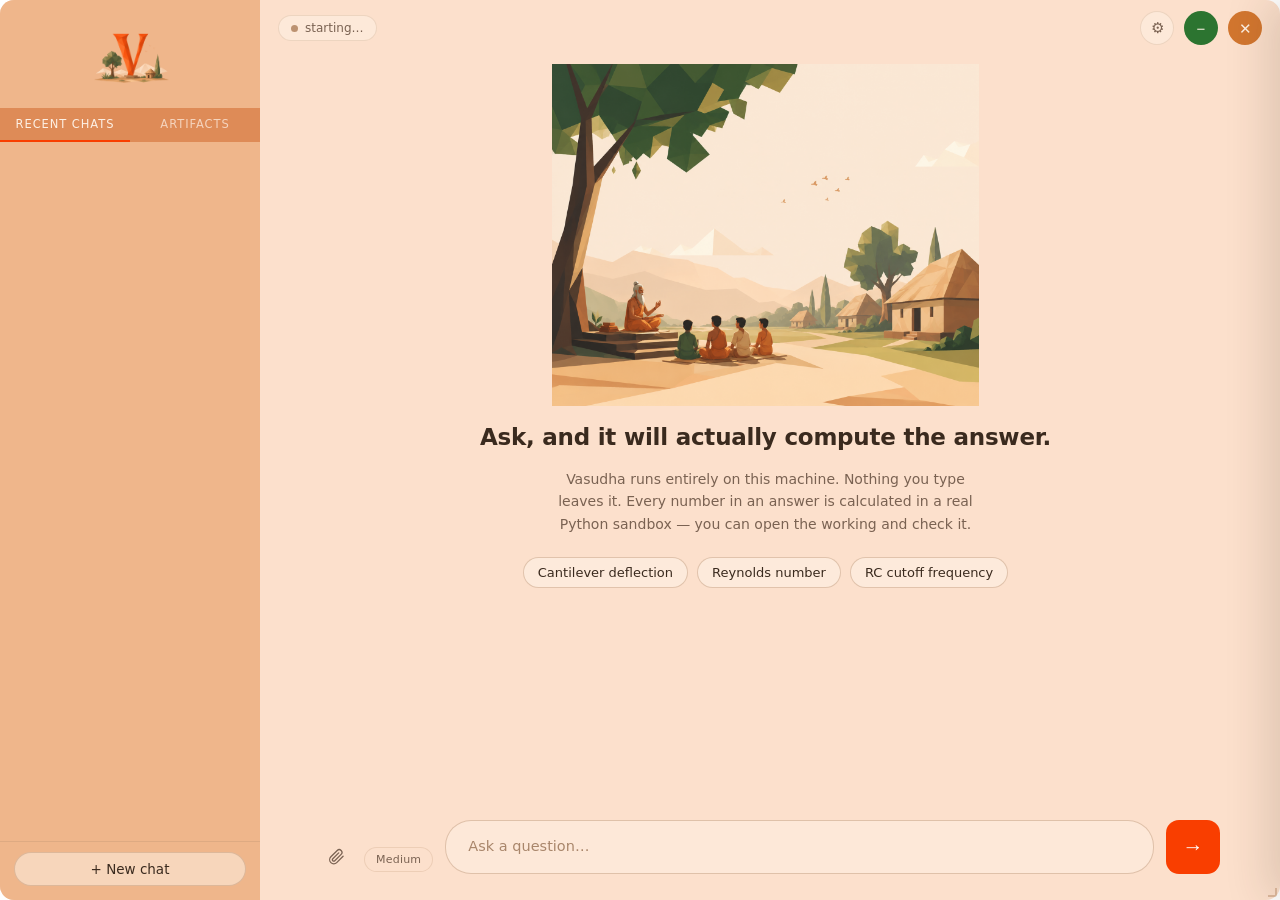
<file: app/ui/index.html>
<!DOCTYPE html>
<html lang="en">
<head>
<meta charset="utf-8">
<title>Vasudha</title>
<link rel="stylesheet" href="styles.css">
</head>
<body>

<div id="shell">

  <aside id="sidebar">
    <div id="brand" class="pywebview-drag-region">
      <!-- assets/monogram.png; the span shows if the file is absent so a
           missing asset degrades to a plain wordmark instead of a broken icon -->
      <img id="brand-img" src="assets/monogram.png" alt="Vasudha"
           onerror="this.style.display='none';document.getElementById('brand-fallback').style.display='block'">
      <span id="brand-fallback" class="fallback" style="display:none">V</span>
    </div>

    <div class="rail-tabs">
      <button class="rail-tab active" data-rail="chats">RECENT CHATS</button>
      <button class="rail-tab" data-rail="artifacts">ARTIFACTS</button>
    </div>
    <div id="chat-list"></div>
    <div id="artifact-list" hidden></div>

    <div id="sidebar-foot">
      <button id="new-chat">+ New chat</button>
    </div>
  </aside>

  <main id="main">

    <div id="titlebar">
      <div id="backend-badge" title="Which engine is answering, and how fast">
        <span class="dot"></span><span id="backend-text">starting…</span>
      </div>
      <button id="settings-btn" title="Settings">&#9881;</button>
      <button class="win-btn" id="btn-min" title="Minimise">&#8722;</button>
      <button class="win-btn" id="btn-close" title="Close">&#10005;</button>
    </div>

    <div id="thread">
      <div id="thread-inner">

        <div id="empty">
          <img src="assets/splash.png" alt=""
               onerror="this.style.display='none'">
          <h1>Ask, and it will actually compute the answer.</h1>
          <p>
            Vasudha runs entirely on this machine. Nothing you type leaves it.
            Every number in an answer is calculated in a real Python sandbox —
            you can open the working and check it.
          </p>
          <div class="chips">
            <button class="chip" data-q="A steel cantilever beam is 2 m long, 50 mm wide and 100 mm deep, with a 5 kN point load at the free end. E = 200 GPa. What is the maximum tip deflection in mm?">Cantilever deflection</button>
            <button class="chip" data-q="Water at 998 kg/m^3 and 1.002e-3 Pa*s flows at 2 m/s through a 25 mm pipe. Compute the Reynolds number and say whether the flow is turbulent.">Reynolds number</button>
            <button class="chip" data-q="An RC low-pass filter uses R = 4.7 kOhm and C = 100 nF. What is the -3 dB cutoff frequency?">RC cutoff frequency</button>
          </div>
        </div>

      </div>
    </div>

    <div id="composer">
      <!-- Attached files sit above the box, not inside the message: the model
           is given a description of each, never its contents. -->
      <div id="attachments"></div>
      <div id="composer-inner">
        <button id="attach" title="Attach a file for the model to work on" aria-label="Attach a file">
          <svg viewBox="0 0 24 24" width="18" height="18" fill="none"
               stroke="currentColor" stroke-width="1.7"
               stroke-linecap="round" stroke-linejoin="round" aria-hidden="true">
            <path d="M21.44 11.05l-8.49 8.49a5.5 5.5 0 01-7.78-7.78l8.49-8.49a3.67 3.67 0 015.19 5.19l-8.5 8.49a1.83 1.83 0 01-2.59-2.59l7.85-7.84"/>
          </svg>
        </button>
        <!-- Effort collapses to one chip and expands on click. Laid out inline
             with the composer rather than above it: as a permanent row it took
             a line of vertical space and crowded the text box. -->
        <div id="effort-wrap">
          <button id="effort-toggle" aria-expanded="false" title="How hard to try">
            <span id="effort-current">Medium</span>
          </button>
          <div id="effort" role="radiogroup" aria-label="Effort"></div>
        </div>
        <textarea id="input" rows="1" placeholder="Ask a question…"></textarea>
        <button id="send" title="Send (Enter)">&#8594;</button>
      </div>
    </div>

    <div id="firstrun">
      <img src="assets/splash.png" alt="" onerror="this.style.display='none'">
      <h2 id="fr-title">Set up Vasudha</h2>
      <p id="fr-body">
        Vasudha needs its model file once. It is about 2.3&nbsp;GB and is stored
        on this machine — after this, the app works with no internet at all.
      </p>
      <div class="progress-track"><div class="progress-fill" id="dl-bar"></div></div>
      <div id="dl-detail"></div>
      <!-- Errors here, not in the chat: the chat is behind this overlay, so a
           failure written there is invisible and looks like a dead button. -->
      <div id="dl-error"></div>
      <div style="display:flex;gap:12px;align-items:center">
        <button class="btn-primary" id="dl-start">Download model</button>
        <button class="btn-ghost" id="dl-locate">I already have the file</button>
      </div>
    </div>

  </main>

  <!-- Preview canvas. Hidden until document_tool produces something, so the
       chat keeps the full width until there is a deliverable to show. -->
  <section id="canvas" aria-hidden="true">
    <!-- Browser chrome, because what sits below is a rendered page. The dots
         and the address strip are what make a preview read as a document you
         are looking at rather than as more chat. The address strip is not
         editable: it reports where this came from, and a bar that looks typeable
         but is not would be a worse lie than no bar at all. -->
    <div id="canvas-head">
      <span class="canvas-dots" aria-hidden="true"><i></i><i></i><i></i></span>
      <span id="canvas-address">
        <span id="canvas-kind">DOC</span>
        <span id="canvas-title">Document</span>
      </span>
      <button class="canvas-btn" id="canvas-toggle" title="Switch between preview and source">Source</button>
      <button class="canvas-btn" id="canvas-save" title="Save a copy">Save</button>
      <button class="canvas-btn" id="canvas-close" title="Close preview">&#10005;</button>
    </div>
    <div id="canvas-warning">
      <span>&#9888;</span>
      <span><strong>Unverified.</strong> No source page was opened for this — the figures
      come from the model's recall, not a checked source. Treat them as a draft.</span>
    </div>
    <div id="canvas-body">
      <div id="canvas-render"></div>
      <pre id="canvas-source"><code></code></pre>
    </div>
  </section>
</div>

<!-- Frameless windows have no OS resize border; these drive it via the bridge. -->
<div class="rz rz-n"  data-edge="n"></div>
<div class="rz rz-s"  data-edge="s"></div>
<div class="rz rz-w"  data-edge="w"></div>
<div class="rz rz-e"  data-edge="e"></div>
<div class="rz rz-nw" data-edge="nw"></div>
<div class="rz rz-ne" data-edge="ne"></div>
<div class="rz rz-sw" data-edge="sw"></div>
<div class="rz rz-se" data-edge="se"></div>

<div id="scrim"></div>

<aside id="settings" aria-hidden="true">
  <div id="settings-head">
    <h2>Settings</h2>
    <button id="settings-close" title="Close">&#10005;</button>
  </div>

  <div id="settings-body">

    <div class="set-group">
      <h3>Personality</h3>
      <div class="set-row">
        <span class="set-label">
          <span class="name">How Vasudha talks</span>
          <span class="hint">Changes tone and detail only. Every persona still computes
          numbers with Python and shows the working.</span>
        </span>
        <select id="s-persona"></select>
      </div>
      <div class="set-row stack">
        <span class="set-label">
          <span class="name">Write your own</span>
          <span class="hint">Personas are plain JSON files. Edit one, or add a new file,
          then restart Vasudha — it will appear here and in the first-run picker.</span>
        </span>
        <div style="display:flex;gap:8px;margin-top:10px">
          <button class="btn-ghost" id="s-open-personas">Open personas folder</button>
        </div>
      </div>
    </div>

    <div class="set-group">
      <h3>Engine</h3>

      <div class="set-row">
        <span class="set-label">
          <span class="name">Backend</span>
          <span class="hint">Ollama uses your graphics card and is much faster. Built-in needs no install but runs on the CPU.</span>
        </span>
        <select id="s-backend">
          <option value="auto">Automatic</option>
          <option value="ollama">Ollama</option>
          <option value="builtin">Built-in</option>
        </select>
      </div>

      <div class="set-row stack">
        <span class="set-label">
          <span class="name">Model file</span>
          <span class="hint">A .gguf on this machine, used by the built-in backend.</span>
        </span>
        <input type="text" id="s-model-path" placeholder="(none selected)" spellcheck="false">
        <div style="display:flex;gap:8px;margin-top:8px">
          <button class="btn-ghost" id="s-browse">Choose file…</button>
        </div>
      </div>

      <div class="set-row stack">
        <span class="set-label">
          <span class="name">Ollama address</span>
          <span class="hint">Only change this if Ollama runs on another port or machine.</span>
        </span>
        <input type="text" id="s-ollama-url" spellcheck="false">
      </div>
    </div>

    <div class="set-group">
      <h3>Answers</h3>

      <div class="set-row">
        <span class="set-label">
          <span class="name">Temperature</span>
          <span class="hint">Lower is steadier and more repeatable. 0 gives the same answer every time.</span>
        </span>
        <input type="range" id="s-temperature" min="0" max="1.5" step="0.05">
        <span class="set-val" id="s-temperature-val">0.6</span>
      </div>

      <div class="set-row">
        <span class="set-label">
          <span class="name">Top-p</span>
          <span class="hint">How much of the probability mass to sample from.</span>
        </span>
        <input type="range" id="s-top-p" min="0.1" max="1" step="0.05">
        <span class="set-val" id="s-top-p-val">0.9</span>
      </div>

      <div class="set-row">
        <span class="set-label">
          <span class="name">Reply length limit</span>
          <span class="hint">Tokens per reply. Below about 1500 the model can be cut off mid tool call, which fails the whole answer.</span>
        </span>
        <input type="number" id="s-num-predict" min="256" max="16384" step="256">
      </div>

      <div class="set-row">
        <span class="set-label">
          <span class="name">Context window</span>
          <span class="hint">How much conversation the model keeps in view. Larger uses more memory.</span>
        </span>
        <input type="number" id="s-num-ctx" min="2048" max="131072" step="2048">
      </div>
    </div>

    <div class="set-group">
      <h3>Tools</h3>

      <div class="set-row">
        <span class="set-label">
          <span class="name">Code timeout</span>
          <span class="hint">Seconds a single Python run may take before it is stopped.</span>
        </span>
        <input type="number" id="s-tool-timeout" min="1" max="120" step="1">
      </div>

      <div class="set-row">
        <span class="set-label">
          <span class="name">Tool calls per answer</span>
          <span class="hint">Upper limit before Vasudha stops and reports what it has.</span>
        </span>
        <input type="number" id="s-max-iterations" min="1" max="32" step="1">
      </div>

      <div class="set-note">
        Python always runs for numeric questions. On this model, answering
        without it scored 0 out of 6 on the built-in check; with it, 4 out of 6.
        That is why there is no switch to turn it off.
      </div>
    </div>

    <div class="set-group">
      <h3>Interface</h3>

      <div class="set-row">
        <span class="set-label">
          <span class="name">Show working by default</span>
          <span class="hint">Expand the code and output cards without clicking.</span>
        </span>
        <label class="switch"><input type="checkbox" id="s-open-tool-cards"><span class="track"></span><span class="thumb"></span></label>
      </div>

      <div class="set-row">
        <span class="set-label">
          <span class="name">Show reasoning by default</span>
          <span class="hint">Expand the model's internal notes on every reply.</span>
        </span>
        <label class="switch"><input type="checkbox" id="s-show-reasoning"><span class="track"></span><span class="thumb"></span></label>
      </div>

      <div class="set-row">
        <span class="set-label">
          <span class="name">Enter sends</span>
          <span class="hint">Off means Enter adds a line and Ctrl+Enter sends.</span>
        </span>
        <label class="switch"><input type="checkbox" id="s-send-on-enter"><span class="track"></span><span class="thumb"></span></label>
      </div>

      <div class="set-row">
        <span class="set-label">
          <span class="name">Reduce motion</span>
          <span class="hint">Turn off transitions and entry animations.</span>
        </span>
        <label class="switch"><input type="checkbox" id="s-reduce-motion"><span class="track"></span><span class="thumb"></span></label>
      </div>
    </div>

    <div class="set-group">
      <h3>Data</h3>
      <div class="set-row stack">
        <span class="set-label">
          <span class="name">Stored on this machine</span>
          <span class="hint" id="s-data-path">…</span>
        </span>
        <div style="display:flex;gap:8px;margin-top:10px">
          <button class="btn-ghost" id="s-open-folder">Open folder</button>
          <button class="btn-ghost" id="s-clear-history">Delete all chats</button>
        </div>
      </div>
    </div>

  </div>

  <div id="settings-foot">
    <span id="settings-status">Saved</span>
    <button class="btn-ghost" id="s-reset">Reset</button>
    <button class="btn-primary" id="s-save">Save</button>
  </div>
</aside>

<!-- First-run persona picker. Full screen because it is a real choice, not a
     dialog to dismiss — and because it is the first thing anyone sees. -->
<div id="onboard" aria-hidden="true">
  <div id="onboard-inner">
    <img id="onboard-mark" src="assets/monogram.png" alt=""
         onerror="this.style.display='none'">
    <h1>Choose how Vasudha talks to you</h1>
    <p class="onboard-sub">
      This changes its voice, not its accuracy. Every persona still computes
      numbers in a real sandbox and shows you the working. You can change this
      any time in Settings.
    </p>
    <div id="persona-grid"></div>
    <div id="onboard-foot">
      <span id="onboard-hint">Pick one to continue</span>
      <button class="btn-primary" id="onboard-go" disabled>Start using Vasudha</button>
    </div>
    <p class="onboard-credit">Vasudha — built by Chaitanya, an independent developer.</p>
  </div>
</div>

<script src="app.js"></script>
</body>
</html>
</file>
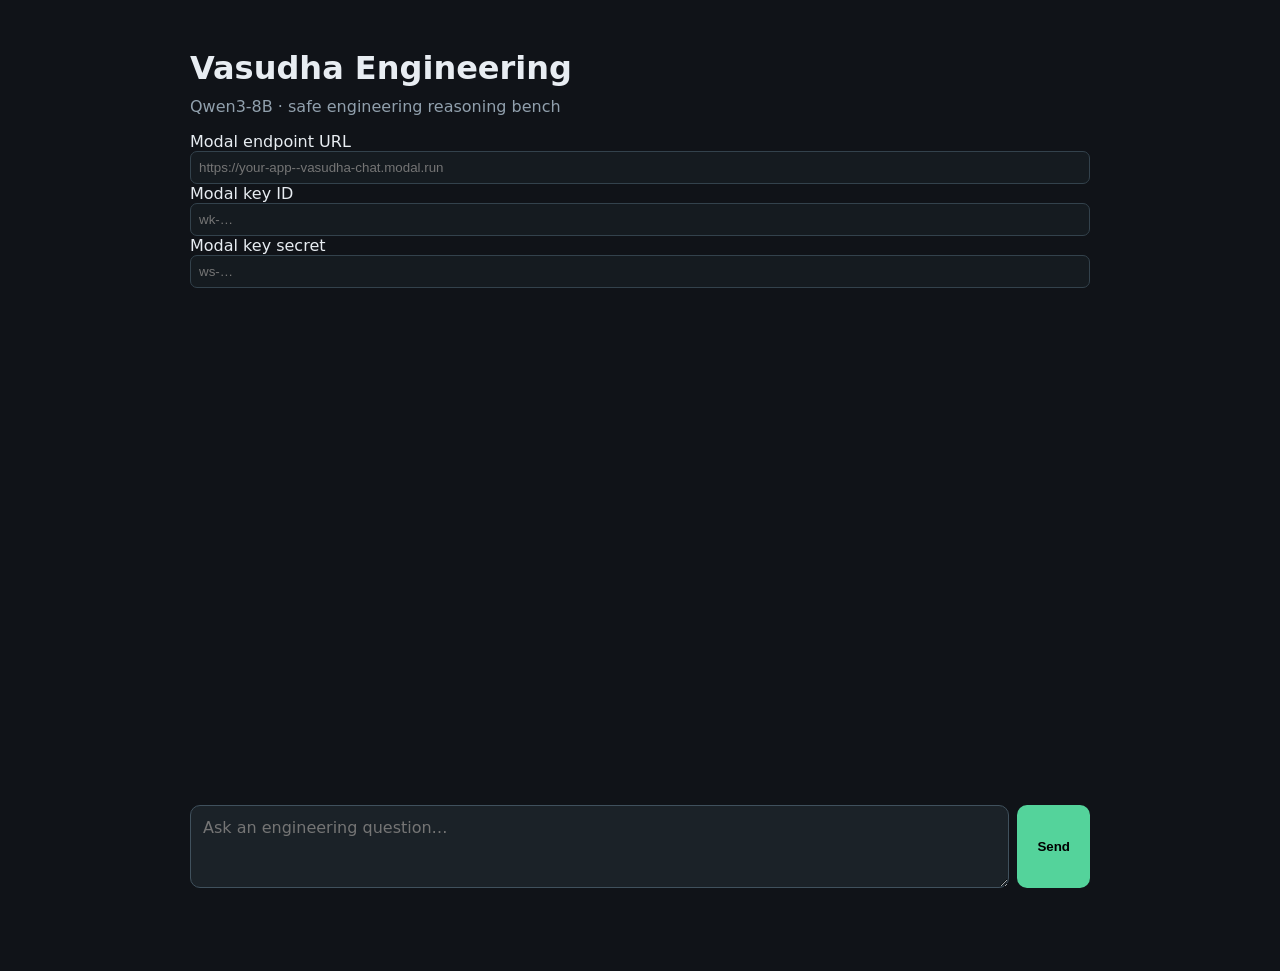
<file: web/chat.html>
<!doctype html>
<html lang="en">
<meta charset="utf-8">
<meta name="viewport" content="width=device-width,initial-scale=1">
<title>Vasudha Engineering</title>
<style>
body{margin:0;background:#101318;color:#e8edf2;font:16px system-ui;display:flex;justify-content:center}
main{width:min(900px,94vw);padding:28px 0}.sub{color:#91a0ad;margin-top:-12px}
#chat{min-height:60vh;padding:16px 0}.msg{padding:14px 16px;margin:12px 0;border-radius:12px;white-space:pre-wrap;line-height:1.5}.user{background:#24384a}.bot{background:#192329}.thinking{color:#9eabb5;border-left:3px solid #657784;padding-left:12px;font-size:.9em;margin-bottom:12px}
form{display:flex;gap:8px;position:sticky;bottom:12px}textarea{flex:1;background:#1b2228;color:#fff;border:1px solid #40515d;border-radius:10px;padding:12px;font:inherit;resize:vertical}button{background:#54d39b;border:0;border-radius:10px;padding:0 20px;font-weight:700}input{width:100%;box-sizing:border-box;background:#151b20;color:#bac6ce;border:1px solid #33424c;padding:8px;border-radius:7px}
</style>
<main>
<h1>Vasudha Engineering</h1><p class="sub">Qwen3-8B · safe engineering reasoning bench</p>
<label>Modal endpoint URL <input id="url" placeholder="https://your-app--vasudha-chat.modal.run"></label>
<label>Modal key ID <input id="key" placeholder="wk-…"></label>
<label>Modal key secret <input id="secret" type="password" placeholder="ws-…"></label>
<section id="chat"></section>
<form><textarea id="prompt" rows="3" placeholder="Ask an engineering question…"></textarea><button>Send</button></form>
<script>
const box=document.querySelector('#chat'), form=document.querySelector('form'), prompt=document.querySelector('#prompt'), url=document.querySelector('#url'), key=document.querySelector('#key'), secret=document.querySelector('#secret');
let messages=[];
function add(cls,text,thinking=''){let d=document.createElement('div');d.className='msg '+cls;if(thinking){let t=document.createElement('details');t.className='thinking';t.innerHTML='<summary>Show thinking</summary>'+esc(thinking);d.append(t)}let p=document.createElement('div');p.innerHTML=esc(text);d.append(p);box.append(d);box.scrollTop=box.scrollHeight}
function esc(s){return String(s).replace(/[&<>]/g,c=>({'&':'&amp;','<':'&lt;','>':'&gt;'}[c]))}
form.onsubmit=async e=>{e.preventDefault();let q=prompt.value.trim();if(!q)return;if(!url.value) return alert('Paste the Modal endpoint URL first.');prompt.value='';add('user',q);messages.push({role:'user',content:q});let h={'Content-Type':'application/json'};if(key.value)h['Modal-Key']=key.value;if(secret.value)h['Modal-Secret']=secret.value;let r=await fetch(url.value,{method:'POST',headers:h,body:JSON.stringify({messages,max_new_tokens:768,temperature:.7})});if(!r.ok){add('bot','Request failed: '+r.status);return}let x=await r.json();add('bot',x.answer||x.raw||'',x.thinking);messages.push({role:'assistant',content:x.raw||x.answer||''})}
</script>
</main>
</html>
</file>
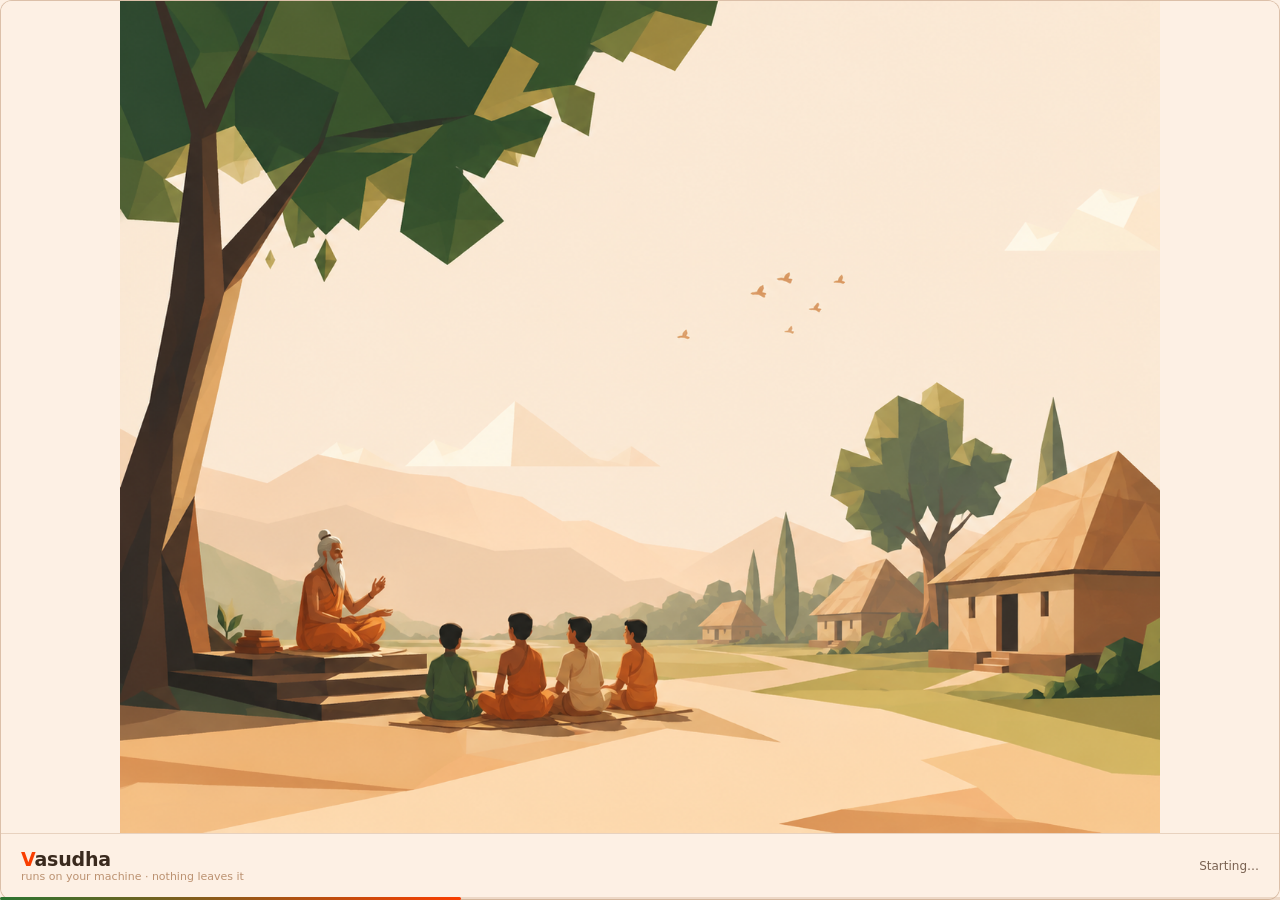
<file: app/ui/splash.html>
<!DOCTYPE html>
<html lang="en">
<head>
<meta charset="utf-8">
<title>Vasudha</title>
<style>
  :root {
    --paper:   #FDF0E4;
    --saffron: #F93E00;
    --forest:  #2C7430;
    --tan:     #BC9271;
    --ink:     #3A2A1E;
    --ink-soft:#7A6252;
    --font: "Segoe UI Variable Text", "Segoe UI", system-ui, -apple-system, sans-serif;
  }

  * { box-sizing: border-box; margin: 0; padding: 0; }

  html, body {
    height: 100%;
    overflow: hidden;
    background: var(--paper);
    font-family: var(--font);
    color: var(--ink);
    user-select: none;
    cursor: default;
  }

  #wrap {
    height: 100vh;
    display: flex;
    flex-direction: column;
    border: 1px solid rgba(188, 146, 113, 0.5);
    border-radius: 12px;
    overflow: hidden;
    background: var(--paper);
  }

  /* `contain`, not `cover`. The illustration is 4:3 with a large pale sky and
     the subject along the bottom edge; cover cropped to a band that was almost
     entirely empty cream, so the splash looked blank. contain shows all of it,
     and because the artwork's own background is the same cream as the window,
     the letterboxing is invisible. */
  #art {
    flex: 1;
    min-height: 0;
    background: var(--paper) url("assets/splash.png") center center / contain no-repeat;
    animation: settle 1400ms cubic-bezier(0.22, 0.8, 0.3, 1) both;
  }
  @keyframes settle {
    from { opacity: 0; transform: scale(1.04); }
    to   { opacity: 1; transform: none; }
  }

  #bar {
    flex: none;
    padding: 14px 20px 16px;
    display: flex;
    align-items: center;
    gap: 12px;
    border-top: 1px solid rgba(188, 146, 113, 0.32);
    background: var(--paper);
  }

  #name {
    font-size: 19px;
    font-weight: 600;
    letter-spacing: -0.01em;
  }
  #name em {
    font-style: normal;
    color: var(--saffron);
  }

  #status {
    margin-left: auto;
    font-size: 12px;
    color: var(--ink-soft);
    text-align: right;
    animation: fade 200ms ease both;
  }
  @keyframes fade { from { opacity: 0; } to { opacity: 1; } }

  /* Indeterminate sweep. There is no honest percentage for "load a model and
     probe a server", so this does not pretend to have one. */
  #track {
    position: absolute;
    left: 0; right: 0; bottom: 0;
    height: 3px;
    background: rgba(188, 146, 113, 0.26);
    overflow: hidden;
  }
  #fill {
    height: 100%;
    width: 36%;
    background: linear-gradient(90deg, var(--forest), var(--saffron));
    border-radius: 999px;
    animation: sweep 1250ms cubic-bezier(0.5, 0, 0.5, 1) infinite;
  }
  @keyframes sweep {
    from { transform: translateX(-100%); }
    to   { transform: translateX(320%); }
  }

  #ver { font-size: 11px; color: var(--tan); }

  @media (prefers-reduced-motion: reduce) {
    #art { animation: none; }
    #fill { animation-duration: 3s; }
  }
</style>
</head>
<body>
  <div id="wrap">
    <div id="art"></div>
    <div id="bar">
      <div>
        <div id="name"><em>V</em>asudha</div>
        <div id="ver">runs on your machine · nothing leaves it</div>
      </div>
      <div id="status">Starting…</div>
    </div>
    <div id="track"><div id="fill"></div></div>
  </div>

<script>
  /* Python calls this as boot progresses, so the line reflects real work
     rather than a scripted sequence of reassuring words. */
  window.splash = {
    setStatus(text) {
      const el = document.getElementById('status');
      el.style.animation = 'none';
      void el.offsetWidth;
      el.style.animation = null;
      el.textContent = text;
    }
  };
</script>
</body>
</html>
</file>
<file: app/ui/styles.css>
/* Vasudha desktop — design tokens taken from the supplied palette and mockup.
 *
 * No webfont links anywhere in this file. The product's entire premise is that
 * it works offline, so a Google Fonts <link> would leave the UI rendering in a
 * fallback face on exactly the machines we care about most. System faces only.
 */

:root {
  /* Palette, straight off the swatch strip */
  --peach:        #EFB68B;   /* sidebar body */
  --forest:       #2C7430;   /* minimise control, success, "verified" */
  --saffron:      #F93E00;   /* primary action, the V in the monogram */
  --tan:          #BC9271;   /* muted strokes, secondary chrome */

  /* Paper tones from the mockup */
  --paper:        #FDF0E4;   /* lightest — cards, input well */
  --paper-deep:   #FCE0CC;   /* main chat field */
  --peach-header: #DE8B57;   /* the RECENT CHATS band */

  /* Ink — warm browns rather than grey, so nothing reads as cold */
  --ink:          #3A2A1E;
  --ink-soft:     #7A6252;
  --ink-faint:    #A9866B;

  --stroke:       rgba(188, 146, 113, 0.45);
  --stroke-soft:  rgba(188, 146, 113, 0.24);

  --radius-window: 14px;
  --radius-card:   12px;
  --radius-pill:   999px;

  --sidebar-w: 260px;
  --shadow-soft: 0 1px 2px rgba(58, 42, 30, 0.06), 0 4px 16px rgba(58, 42, 30, 0.06);
  --shadow-lift: 0 2px 6px rgba(58, 42, 30, 0.10), 0 12px 32px rgba(58, 42, 30, 0.10);

  --font: "Segoe UI Variable Text", "Segoe UI", system-ui, -apple-system, sans-serif;
  --font-mono: "Cascadia Mono", "Consolas", ui-monospace, monospace;
}

* { box-sizing: border-box; margin: 0; padding: 0; }

html, body {
  height: 100%;
  overflow: hidden;
  font-family: var(--font);
  color: var(--ink);
  background: transparent;
  -webkit-font-smoothing: antialiased;

  /* Chrome is not selectable — dragging the titlebar should never leave a
     smear of highlighted text behind. Content opts back in below. */
  user-select: none;
  -webkit-user-select: none;
  cursor: default;
}

/* Everything the user might want to copy: answers, the code a tool actually
   ran, its real stdout. An assistant that computes a number you cannot select
   and paste into your own notes is failing at the last inch. */
.bubble,
.bubble *,
.tool-body,
.tool-body *,
.tool-out,
.think-body,
#dl-detail,
.selectable {
  user-select: text;
  -webkit-user-select: text;
  cursor: auto;
}

::selection { background: rgba(249, 62, 0, 0.22); color: var(--ink); }

/* ── Motion ───────────────────────────────────────────────────────────
   Small, fast, and always interruptible. Anything longer than ~220ms in a
   chat UI reads as lag rather than polish. */

@keyframes rise-in {
  from { opacity: 0; transform: translateY(8px); }
  to   { opacity: 1; transform: none; }
}
@keyframes pop-in {
  from { opacity: 0; transform: scale(0.97); }
  to   { opacity: 1; transform: none; }
}
@keyframes fade-in { from { opacity: 0; } to { opacity: 1; } }

/* One switch honours both the OS setting and the in-app toggle. */
@media (prefers-reduced-motion: reduce) {
  *, *::before, *::after {
    animation-duration: 0.01ms !important;
    animation-iteration-count: 1 !important;
    transition-duration: 0.01ms !important;
  }
}
body.reduce-motion *, body.reduce-motion *::before, body.reduce-motion *::after {
  animation-duration: 0.01ms !important;
  transition-duration: 0.01ms !important;
}

#shell {
  display: grid;
  /* Third column is the preview canvas, collapsed to 0 until a document
     exists. Animating the track width keeps the chat from jumping. */
  grid-template-columns: var(--sidebar-w) 1fr 0px;
  transition: grid-template-columns 260ms cubic-bezier(0.22, 0.8, 0.3, 1);
}
#shell.with-canvas { grid-template-columns: var(--sidebar-w) 1fr minmax(340px, 44%); }

#shell {
  /* An explicit single row of exactly 100%. Without it the row is auto-sized,
     and an auto row grows to fit its content instead of capping at the
     viewport. */
  grid-template-rows: 100%;
  height: 100vh;
  background: var(--paper-deep);
  border-radius: var(--radius-window);
  overflow: hidden;
}

/* ── Sidebar ──────────────────────────────────────────────────────────── */

#sidebar {
  background: var(--peach);
  display: flex;
  flex-direction: column;
  min-width: 0;
  min-height: 0;
}

#brand {
  height: 108px;
  display: flex;
  align-items: center;
  justify-content: center;
  padding: 10px;
  flex: none;
}

#brand img { max-height: 88px; max-width: 100%; object-fit: contain; }

/* Shown when the monogram asset is missing, so the app never looks broken. */
#brand .fallback {
  font-size: 44px;
  font-weight: 700;
  color: var(--saffron);
  letter-spacing: 0.04em;
}

.rail-label {
  background: var(--peach-header);
  color: var(--paper);
  font-size: 13px;
  letter-spacing: 0.09em;
  padding: 9px 18px;
  flex: none;
  font-weight: 500;
}

#chat-list { flex: 1; overflow-y: auto; padding: 8px; min-height: 0; }

.chat-item {
  padding: 9px 12px;
  border-radius: 8px;
  font-size: 13.5px;
  color: var(--ink);
  cursor: pointer;
  white-space: nowrap;
  overflow: hidden;
  text-overflow: ellipsis;
  border: 1px solid transparent;
}
.chat-item:hover { background: rgba(253, 240, 228, 0.5); }
.chat-item.active {
  background: var(--paper);
  border-color: var(--stroke-soft);
  font-weight: 600;
}

#sidebar-foot {
  flex: none;
  padding: 10px 14px 14px;
  border-top: 1px solid rgba(188, 146, 113, 0.35);
}

#new-chat {
  width: 100%;
  border: 1px solid var(--stroke);
  background: rgba(253, 240, 228, 0.55);
  color: var(--ink);
  border-radius: var(--radius-pill);
  padding: 8px 14px;
  font: inherit;
  font-size: 13.5px;
  cursor: pointer;
}
#new-chat:hover { background: var(--paper); }

/* ── Main column ──────────────────────────────────────────────────────── */

/* min-height: 0 is load-bearing. A grid item's default min-height is `auto`,
   which refuses to shrink below its content — so the column grew past the
   viewport, pushed the composer off the bottom of the window, and #thread
   never got a constrained height to scroll inside. Same reason on #sidebar. */
#main {
  display: flex;
  flex-direction: column;
  min-width: 0;
  min-height: 0;
  position: relative;
}

/* The whole top strip drags the frameless window; the buttons opt out. */
#titlebar {
  height: 56px;
  flex: none;
  display: flex;
  align-items: center;
  justify-content: flex-end;
  gap: 10px;
  padding: 0 18px;
  -webkit-app-region: drag;
}
.pywebview-drag-region { -webkit-app-region: drag; }

#backend-badge {
  margin-right: auto;
  -webkit-app-region: no-drag;
  font-size: 12px;
  color: var(--ink-soft);
  display: flex;
  align-items: center;
  gap: 7px;
  padding: 5px 12px;
  border-radius: var(--radius-pill);
  border: 1px solid var(--stroke-soft);
  background: rgba(253, 240, 228, 0.55);
}
#backend-badge .dot {
  width: 7px; height: 7px; border-radius: 50%;
  background: var(--tan);
}
#backend-badge.fast .dot { background: var(--forest); }
#backend-badge.slow .dot { background: var(--saffron); }

.win-btn {
  -webkit-app-region: no-drag;
  width: 34px; height: 34px;
  border-radius: 50%;
  border: none;
  cursor: pointer;
  color: var(--paper);
  font-size: 15px;
  line-height: 1;
  display: grid;
  place-items: center;
  transition: filter 120ms ease;
}
.win-btn:hover { filter: brightness(1.08); }
#btn-min   { background: var(--forest); }
#btn-close { background: #D2762F; }

/* ── Messages ─────────────────────────────────────────────────────────── */

#thread {
  flex: 1 1 0;
  overflow-y: auto;
  padding: 8px 40px 16px;
  min-height: 0;
  /* Reserve the scrollbar's width always, so the column does not jump sideways
     the moment a conversation becomes long enough to scroll. */
  scrollbar-gutter: stable;
  /* Deliberately NOT scroll-behavior: smooth. Replies stream in many small
     appends, each triggering a scroll; smooth scrolling queues an animation
     per append and they fight each other, which is what read as jank. */
}

#thread-inner { max-width: 820px; margin: 0 auto; }

.msg {
  margin: 18px 0;
  display: flex;
  animation: rise-in 200ms cubic-bezier(0.22, 0.8, 0.3, 1) both;
}
.msg.user { justify-content: flex-end; }

.bubble {
  max-width: 78%;
  padding: 12px 16px;
  border-radius: var(--radius-card);
  font-size: 14.5px;
  line-height: 1.62;
  white-space: pre-wrap;
  word-wrap: break-word;
}
/* Text still arriving. Inherits the bubble's own wrapping so the swap to
   rendered markdown does not reflow the paragraph under the reader's eyes. */
.streaming {
  white-space: pre-wrap;
  word-wrap: break-word;
}
/* A caret, so a slow model looks like it is working rather than stalled. At
   5-7 tok/s the gap between tokens is long enough to read as a freeze. */
.streaming::after {
  content: '▌';
  margin-left: 1px;
  opacity: 0.45;
  animation: caret 1.05s steps(1) infinite;
}
@keyframes caret { 50% { opacity: 0; } }
/* The global reduce-motion rule collapses animation-duration to 0.01ms, which
   would leave the caret frozen mid-blink at whatever opacity it happened to
   hold. Hide it outright instead. */
body.reduce-motion .streaming::after { content: none; }

.msg.user .bubble {
  background: var(--saffron);
  color: #fff;
  border-bottom-right-radius: 4px;
}
.msg.assistant .bubble {
  background: var(--paper);
  border: 1px solid var(--stroke-soft);
  border-bottom-left-radius: 4px;
  box-shadow: var(--shadow-soft);
  max-width: 100%;
}

.bubble code {
  font-family: var(--font-mono);
  font-size: 0.9em;
  background: rgba(188, 146, 113, 0.18);
  padding: 1px 5px;
  border-radius: 4px;
}
.bubble pre {
  font-family: var(--font-mono);
  font-size: 12.5px;
  background: rgba(58, 42, 30, 0.05);
  border: 1px solid var(--stroke-soft);
  border-radius: 8px;
  padding: 11px 13px;
  overflow-x: auto;
  margin: 9px 0;
  line-height: 1.5;
}
.bubble pre code { background: none; padding: 0; }

/* Tool cards — the product's whole claim is that numbers are really computed,
   so a tool run is shown as evidence, not hidden as an implementation detail. */
.tool-card {
  border: 1px solid var(--stroke);
  border-radius: var(--radius-card);
  background: rgba(253, 240, 228, 0.7);
  margin: 12px 0;
  overflow: hidden;
  animation: pop-in 180ms ease both;
  transition: border-color 140ms ease, box-shadow 140ms ease;
}
.tool-card:hover { border-color: var(--tan); box-shadow: var(--shadow-soft); }
.tool-head {
  display: flex;
  align-items: center;
  gap: 9px;
  padding: 9px 13px;
  font-size: 12.5px;
  color: var(--ink-soft);
  cursor: pointer;
  user-select: none;
}
.tool-head .tag {
  font-family: var(--font-mono);
  font-size: 11px;
  letter-spacing: 0.03em;
  background: var(--forest);
  color: #fff;
  padding: 2px 8px;
  border-radius: var(--radius-pill);
}
.tool-head:hover { color: var(--ink); }

/* Status dot. A tool call now spans a real wait — browsing blocks on a page
   load — so the card has to say whether it is still going, not only what it
   eventually produced. */
.tool-dot {
  flex: none;
  width: 7px;
  height: 7px;
  border-radius: 50%;
  background: var(--tan);
  transition: background 200ms ease;
}
.tool-card.running .tool-dot {
  background: var(--saffron);
  animation: tool-pulse 1.25s ease-in-out infinite;
}
.tool-card.done .tool-dot   { background: var(--forest); }
.tool-card.failed .tool-dot { background: #B4341C; }
@keyframes tool-pulse { 50% { opacity: 0.28; } }

/* A failed call is worth noticing without opening anything. */
.tool-card.failed { border-color: rgba(180, 52, 28, 0.45); }
.tool-card.failed .tool-out { border-left-color: #B4341C; }

.tool-head .tool-label {
  min-width: 0;
  overflow: hidden;
  text-overflow: ellipsis;
  white-space: nowrap;
}
/* Elapsed seconds, in the quietest possible register: it is reassurance that
   something is happening, not a number anyone should be reading closely. */
.tool-elapsed {
  flex: none;
  margin-left: auto;
  font-family: var(--font-mono);
  font-size: 11px;
  color: var(--ink-faint, var(--ink-soft));
  opacity: 0.6;
  font-variant-numeric: tabular-nums;
}
.status-line .tool-elapsed { margin-left: 8px; }

.tool-head .chev { margin-left: 8px; transition: transform 160ms cubic-bezier(0.22, 0.8, 0.3, 1); }
.tool-card.open .chev { transform: rotate(90deg); }
.tool-body { display: none; padding: 0 13px 12px; }
.tool-card.open .tool-body { display: block; animation: fade-in 160ms ease both; }
.tool-body pre { margin: 6px 0; }
.tool-out {
  border-left: 3px solid var(--forest);
  padding-left: 11px;
  font-family: var(--font-mono);
  font-size: 12.5px;
  white-space: pre-wrap;
  color: var(--ink);
}

/* Reasoning, collapsed by default — available, never in the way. */
.think-card { margin: 10px 0; }
.think-toggle {
  background: none; border: none; padding: 0;
  font: inherit; font-size: 12.5px;
  color: var(--ink-soft);
  cursor: pointer;
  text-decoration: underline dotted;
}
.think-body {
  display: none;
  margin-top: 8px;
  padding: 10px 13px;
  border-left: 3px solid var(--tan);
  background: rgba(188, 146, 113, 0.10);
  border-radius: 0 8px 8px 0;
  font-size: 13px;
  line-height: 1.6;
  color: var(--ink-soft);
  white-space: pre-wrap;
}
.think-card.open .think-body { display: block; }

.status-line {
  font-size: 12.5px;
  color: var(--ink-soft);
  display: flex;
  align-items: center;
  gap: 9px;
  margin: 14px 0;
}
.spinner {
  width: 13px; height: 13px;
  border: 2px solid var(--stroke);
  border-top-color: var(--saffron);
  border-radius: 50%;
  animation: spin 0.7s linear infinite;
}
@keyframes spin { to { transform: rotate(360deg); } }

/* Empty state — the splash art, used once, where it has room to breathe. */
#empty {
  min-height: 100%;
  display: flex;
  flex-direction: column;
  align-items: center;
  justify-content: center;
  text-align: center;
  gap: 18px;
  padding-bottom: 40px;
}
/* Capped in vh as well as px: at the 600px minimum window height the artwork
   alone would otherwise push the heading and chips out of view. */
#empty img {
  max-width: 460px;
  width: 62%;
  max-height: 38vh;
  object-fit: contain;
  opacity: 0.97;
}
#empty h1 { font-size: 23px; font-weight: 600; letter-spacing: -0.01em; }
#empty p { font-size: 14px; color: var(--ink-soft); max-width: 430px; line-height: 1.6; }

.chips { display: flex; flex-wrap: wrap; gap: 9px; justify-content: center; margin-top: 4px; }
.chip {
  border: 1px solid var(--stroke);
  background: rgba(253, 240, 228, 0.65);
  border-radius: var(--radius-pill);
  padding: 7px 14px;
  font: inherit;
  font-size: 13px;
  color: var(--ink);
  cursor: pointer;
}
.chip {
  transition: transform 140ms cubic-bezier(0.22, 0.8, 0.3, 1),
              box-shadow 140ms ease, background 140ms ease;
}
.chip:hover { background: var(--paper); box-shadow: var(--shadow-lift); transform: translateY(-2px); }
.chip:active { transform: translateY(0); box-shadow: var(--shadow-soft); }

#empty { animation: fade-in 260ms ease both; }
#empty img { transition: transform 400ms cubic-bezier(0.22, 0.8, 0.3, 1); }
#empty:hover img { transform: translateY(-3px); }

/* ── Composer ─────────────────────────────────────────────────────────── */

#composer {
  flex: none;
  padding: 12px 40px 26px;
  display: flex;
  justify-content: center;
}
#composer-inner {
  width: 100%;
  max-width: 900px;
  display: flex;
  gap: 12px;
  align-items: flex-end;
}

#input {
  flex: 1;
  resize: none;
  border: 1px solid var(--stroke);
  border-radius: 26px;
  background: rgba(253, 240, 228, 0.5);
  padding: 15px 22px;
  font: inherit;
  font-size: 14.5px;
  line-height: 1.5;
  color: var(--ink);
  max-height: 190px;
  min-height: 54px;
  outline: none;
}
#input::placeholder { color: var(--ink-faint); }
#input:focus {
  border-color: var(--saffron);
  background: var(--paper);
  box-shadow: 0 0 0 3px rgba(249, 62, 0, 0.11);
}

#send {
  flex: none;
  width: 54px; height: 54px;
  border: none;
  border-radius: 13px;
  background: var(--saffron);
  color: #fff;
  font-size: 21px;
  cursor: pointer;
  display: grid;
  place-items: center;
  transition: filter 120ms ease, opacity 120ms ease;
}
#send:hover:not(:disabled) { filter: brightness(1.07); transform: translateY(-1px); box-shadow: var(--shadow-lift); }
#send:active:not(:disabled) { transform: scale(0.95); }
#send:disabled { opacity: 0.42; cursor: default; }

#input { transition: border-color 150ms ease, box-shadow 150ms ease, background 150ms ease; }
.win-btn:active { transform: scale(0.9); }
.chat-item { transition: background 130ms ease, transform 130ms ease; }
.chat-item:hover { transform: translateX(2px); }
#new-chat { transition: background 140ms ease, transform 140ms ease; }
#new-chat:active { transform: scale(0.98); }
.btn-primary { transition: filter 130ms ease, transform 130ms ease; }
.btn-primary:active { transform: scale(0.97); }
.progress-fill { transition: width 260ms cubic-bezier(0.22, 0.8, 0.3, 1); }

/* ── First-run ────────────────────────────────────────────────────────── */

#firstrun {
  position: absolute;
  inset: 0;
  background: var(--paper-deep);
  display: none;
  flex-direction: column;
  align-items: center;
  justify-content: center;
  gap: 20px;
  padding: 48px;
  text-align: center;
  z-index: 20;
}
#firstrun.show { display: flex; }
#firstrun img { max-width: 420px; width: 56%; }
#firstrun h2 { font-size: 21px; font-weight: 600; }
#firstrun p { font-size: 14px; color: var(--ink-soft); max-width: 460px; line-height: 1.6; }

.progress-track {
  width: 100%; max-width: 430px; height: 8px;
  background: rgba(188, 146, 113, 0.28);
  border-radius: var(--radius-pill);
  overflow: hidden;
}
.progress-fill {
  height: 100%; width: 0%;
  background: var(--saffron);
  border-radius: var(--radius-pill);
  transition: width 220ms ease;
}
/* Verification reuses the same bar in the flag's green, so the change of
   phase is visible at a glance rather than only in the text. */
.progress-fill.verifying {
  background: linear-gradient(90deg, var(--forest), #4a9c50);
}
#dl-detail { font-size: 12.5px; color: var(--ink-soft); font-variant-numeric: tabular-nums; }

#dl-error {
  display: none;
  max-width: 520px;
  text-align: left;
  font-size: 12.5px;
  line-height: 1.55;
  color: var(--ink);
  background: rgba(249, 62, 0, 0.09);
  border: 1px solid rgba(249, 62, 0, 0.32);
  border-radius: 10px;
  padding: 12px 14px;
  white-space: pre-wrap;
  user-select: text;
}
#dl-error.show { display: block; animation: rise-in 200ms ease both; }
#dl-error b { color: var(--saffron); }

.btn-primary {
  background: var(--saffron);
  color: #fff;
  border: none;
  border-radius: var(--radius-pill);
  padding: 11px 26px;
  font: inherit;
  font-size: 14px;
  font-weight: 500;
  cursor: pointer;
}
.btn-primary:hover { filter: brightness(1.07); }
.btn-ghost {
  background: none;
  border: 1px solid var(--stroke);
  color: var(--ink-soft);
  border-radius: var(--radius-pill);
  padding: 10px 22px;
  font: inherit;
  font-size: 13.5px;
  cursor: pointer;
}

/* ── Sidebar tabs & artifacts ─────────────────────────────────────────── */

.rail-tabs { display: flex; flex: none; background: var(--peach-header); }
.rail-tab {
  flex: 1;
  border: none;
  background: none;
  color: rgba(253, 240, 228, 0.72);
  font: inherit;
  font-size: 11.5px;
  letter-spacing: 0.08em;
  font-weight: 500;
  padding: 9px 6px;
  cursor: pointer;
  border-bottom: 2px solid transparent;
  transition: color 140ms ease, border-color 140ms ease;
}
.rail-tab:hover { color: var(--paper); }
.rail-tab.active { color: var(--paper); border-bottom-color: var(--saffron); }

#artifact-list { flex: 1; overflow-y: auto; padding: 8px; min-height: 0; }
.artifact-item {
  display: flex;
  align-items: center;
  gap: 9px;
  padding: 9px 10px;
  border-radius: 8px;
  cursor: pointer;
  border: 1px solid transparent;
  transition: background 130ms ease, transform 130ms ease;
}
.artifact-item:hover { background: rgba(253, 240, 228, 0.55); transform: translateX(2px); }
.artifact-item .kind {
  flex: none;
  font-family: var(--font-mono);
  font-size: 9.5px;
  letter-spacing: 0.05em;
  padding: 2px 6px;
  border-radius: var(--radius-pill);
  background: var(--forest);
  color: #fff;
}
.artifact-item .kind.unsourced { background: var(--saffron); }
.artifact-item .meta { min-width: 0; flex: 1; }
.artifact-item .name {
  font-size: 13px;
  white-space: nowrap;
  overflow: hidden;
  text-overflow: ellipsis;
  display: block;
}
.artifact-item .when { font-size: 11px; color: var(--ink-soft); }
.rail-empty { padding: 18px 14px; font-size: 12.5px; color: var(--ink-soft); line-height: 1.5; }

/* Banner on a document whose figures were never checked against a real page. */
#canvas-warning {
  flex: none;
  display: none;
  gap: 9px;
  align-items: flex-start;
  margin: 0;
  padding: 10px 14px;
  background: rgba(249, 62, 0, 0.09);
  border-bottom: 1px solid rgba(249, 62, 0, 0.28);
  font-size: 12px;
  line-height: 1.5;
  color: var(--ink);
}
#canvas-warning.show { display: flex; }
#canvas-warning strong { color: var(--saffron); }

/* ── First-run persona picker ─────────────────────────────────────────── */

#onboard {
  position: fixed;
  inset: 0;
  z-index: 80;
  background: var(--paper-deep);
  display: none;
  overflow-y: auto;
}
#onboard.show { display: block; animation: fade-in 220ms ease both; }

#onboard-inner {
  min-height: 100vh;
  max-width: 1000px;
  margin: 0 auto;
  padding: 48px 40px 36px;
  display: flex;
  flex-direction: column;
  align-items: center;
  justify-content: center;
  text-align: center;
}
#onboard-mark { width: 96px; margin-bottom: 6px; }
#onboard h1 { font-size: 27px; font-weight: 600; letter-spacing: -0.015em; }
.onboard-sub {
  font-size: 14px;
  color: var(--ink-soft);
  max-width: 560px;
  line-height: 1.6;
  margin: 12px 0 30px;
}

#persona-grid {
  display: grid;
  grid-template-columns: repeat(auto-fit, minmax(210px, 1fr));
  gap: 16px;
  width: 100%;
}

.persona-card {
  position: relative;
  background: var(--paper);
  border: 2px solid var(--stroke-soft);
  border-radius: 14px;
  padding: 22px 18px 20px;
  text-align: left;
  cursor: pointer;
  font: inherit;
  color: var(--ink);
  transition: transform 180ms cubic-bezier(0.22, 0.8, 0.3, 1),
              border-color 160ms ease, box-shadow 180ms ease;
}
.persona-card:hover { transform: translateY(-5px); box-shadow: var(--shadow-lift); }
.persona-card:focus-visible { outline: none; border-color: var(--tan); }
.persona-card.selected {
  border-color: var(--saffron);
  box-shadow: var(--shadow-lift), 0 0 0 4px rgba(249, 62, 0, 0.12);
  transform: translateY(-5px);
}
.persona-card .glyph { font-size: 30px; display: block; margin-bottom: 12px; }
.persona-card .pname { font-size: 16px; font-weight: 600; display: block; }
.persona-card .ptag {
  font-size: 12px;
  color: var(--saffron);
  display: block;
  margin: 3px 0 10px;
  font-weight: 500;
}
.persona-card .pblurb { font-size: 12.5px; color: var(--ink-soft); line-height: 1.55; }
.persona-card .tick {
  position: absolute;
  top: 12px; right: 12px;
  width: 22px; height: 22px;
  border-radius: 50%;
  background: var(--saffron);
  color: #fff;
  display: none;
  place-items: center;
  font-size: 12px;
}
.persona-card.selected .tick { display: grid; }

#onboard-foot {
  display: flex;
  align-items: center;
  gap: 18px;
  margin-top: 32px;
}
#onboard-hint { font-size: 12.5px; color: var(--ink-soft); }
#onboard-go:disabled { opacity: 0.4; cursor: default; filter: none; }
.onboard-credit { margin-top: 26px; font-size: 11.5px; color: var(--tan); }

/* ── Preview canvas ───────────────────────────────────────────────────── */

#canvas {
  min-width: 0;
  min-height: 0;
  display: flex;
  flex-direction: column;
  background: var(--paper);
  border-left: 1px solid var(--stroke);
  overflow: hidden;
}
#canvas[aria-hidden="true"] { display: none; }

/* Browser chrome. Slightly darker than the page below it, the way a real
   window's titlebar is, so the boundary reads without needing a heavy rule. */
#canvas-head {
  flex: none;
  display: flex;
  align-items: center;
  gap: 10px;
  padding: 9px 12px;
  background: var(--paper-deep);
  border-bottom: 1px solid var(--stroke-soft);
}

.canvas-dots {
  flex: none;
  display: flex;
  gap: 6px;
  padding-right: 2px;
}
.canvas-dots i {
  width: 10px;
  height: 10px;
  border-radius: 50%;
  background: var(--stroke);
}
/* Tinted, not the literal macOS traffic lights: these are decoration and do
   nothing, and colouring them red/amber/green would promise buttons. */
.canvas-dots i:nth-child(1) { background: rgba(249, 62, 0, 0.35); }
.canvas-dots i:nth-child(2) { background: rgba(239, 182, 139, 0.75); }
.canvas-dots i:nth-child(3) { background: rgba(44, 116, 48, 0.32); }

/* The address strip. Inset and recessed so it reads as a field, but with a
   default cursor — it reports provenance, it does not accept input. */
#canvas-address {
  flex: 1;
  min-width: 0;
  display: flex;
  align-items: center;
  gap: 8px;
  padding: 4px 10px;
  background: var(--paper);
  border: 1px solid var(--stroke-soft);
  border-radius: var(--radius-pill);
  overflow: hidden;
}
#canvas-kind {
  flex: none;
  font-family: var(--font-mono);
  font-size: 9.5px;
  letter-spacing: 0.06em;
  background: var(--forest);
  color: #fff;
  padding: 2px 7px;
  border-radius: var(--radius-pill);
}
/* A browsed page is a different kind of thing from a document the model wrote,
   and the badge is where that distinction belongs. */
#canvas-kind.web { background: var(--saffron); }
#canvas-title {
  font-size: 12.5px;
  font-weight: 500;
  color: var(--ink-soft);
  flex: 1;
  min-width: 0;
  white-space: nowrap;
  overflow: hidden;
  text-overflow: ellipsis;
  direction: ltr;
}
.canvas-btn {
  flex: none;
  border: 1px solid var(--stroke);
  background: rgba(253, 240, 228, 0.6);
  color: var(--ink-soft);
  border-radius: var(--radius-pill);
  padding: 5px 12px;
  font: inherit;
  font-size: 12px;
  cursor: pointer;
  transition: background 130ms ease, color 130ms ease;
}
.canvas-btn:hover { background: var(--paper-deep); color: var(--ink); }
#canvas-close { border-radius: 50%; width: 26px; height: 26px; padding: 0; }

#canvas-body { flex: 1; min-height: 0; overflow: auto; padding: 20px 24px; }
#canvas-body.showing-source #canvas-render { display: none; }
#canvas-body:not(.showing-source) #canvas-source { display: none; }

/* Rendered document: readable prose measure, not chat bubbles. */
#canvas-render { font-size: 14px; line-height: 1.65; user-select: text; }
#canvas-render h1 { font-size: 21px; margin: 4px 0 12px; }
#canvas-render h2 { font-size: 17px; margin: 22px 0 8px; }
#canvas-render h3 { font-size: 15px; margin: 18px 0 6px; }
#canvas-render p { margin: 10px 0; }
#canvas-render ul, #canvas-render ol { margin: 10px 0 10px 22px; }
#canvas-render li { margin: 4px 0; }
#canvas-render code {
  font-family: var(--font-mono); font-size: 0.9em;
  background: rgba(188, 146, 113, 0.18); padding: 1px 5px; border-radius: 4px;
}
#canvas-render pre {
  background: rgba(58, 42, 30, 0.05); border: 1px solid var(--stroke-soft);
  border-radius: 8px; padding: 11px 13px; overflow-x: auto; margin: 10px 0;
}
#canvas-render blockquote {
  border-left: 3px solid var(--tan); padding-left: 12px;
  margin: 10px 0; color: var(--ink-soft);
}
#canvas-render a { color: var(--saffron); }

/* Tables carry the spreadsheet case, so they get real treatment. */
#canvas-render table {
  border-collapse: collapse;
  width: 100%;
  margin: 12px 0;
  font-size: 13px;
}
#canvas-render th, #canvas-render td {
  border: 1px solid var(--stroke-soft);
  padding: 7px 10px;
  text-align: left;
}
#canvas-render th {
  background: var(--peach);
  font-weight: 600;
  position: sticky;
  top: 0;
}
#canvas-render tbody tr:nth-child(even) { background: rgba(188, 146, 113, 0.07); }
#canvas-render td.num { text-align: right; font-variant-numeric: tabular-nums; }

#canvas-source {
  font-family: var(--font-mono);
  font-size: 12.5px;
  line-height: 1.55;
  white-space: pre-wrap;
  word-break: break-word;
  user-select: text;
}

/* An HTML document renders in a sandboxed frame — it is model-authored markup
   and must not be able to touch this page. */
#canvas-render iframe {
  width: 100%;
  min-height: 60vh;
  border: 1px solid var(--stroke-soft);
  border-radius: 8px;
  background: #fff;
}

/* ── Resize handles ───────────────────────────────────────────────────
   A frameless window loses the OS resize border, so the grips are drawn here
   and the drag is applied through the Python bridge. Invisible, 6px, sitting
   above everything so they still work over the sidebar and the composer. */

.rz { position: fixed; z-index: 60; -webkit-app-region: no-drag; }
.rz-n  { top: 0; left: 8px; right: 8px; height: 5px; cursor: ns-resize; }
.rz-s  { bottom: 0; left: 8px; right: 8px; height: 5px; cursor: ns-resize; }
.rz-w  { left: 0; top: 8px; bottom: 8px; width: 5px; cursor: ew-resize; }
.rz-e  { right: 0; top: 8px; bottom: 8px; width: 5px; cursor: ew-resize; }
.rz-nw { top: 0; left: 0; width: 12px; height: 12px; cursor: nwse-resize; }
.rz-ne { top: 0; right: 0; width: 12px; height: 12px; cursor: nesw-resize; }
.rz-sw { bottom: 0; left: 0; width: 12px; height: 12px; cursor: nesw-resize; }
.rz-se { bottom: 0; right: 0; width: 14px; height: 14px; cursor: nwse-resize; }

/* Faint corner grip, so the window doesn't look unresizable. */
.rz-se::after {
  content: "";
  position: absolute;
  right: 3px; bottom: 3px;
  width: 7px; height: 7px;
  border-right: 2px solid rgba(188, 146, 113, 0.55);
  border-bottom: 2px solid rgba(188, 146, 113, 0.55);
  border-radius: 0 0 3px 0;
}

body.resizing { cursor: inherit; }
body.resizing * { pointer-events: none; user-select: none !important; }

/* ── Settings ─────────────────────────────────────────────────────────── */

#settings-btn {
  -webkit-app-region: no-drag;
  width: 34px; height: 34px;
  border-radius: 50%;
  border: 1px solid var(--stroke-soft);
  background: rgba(253, 240, 228, 0.55);
  color: var(--ink-soft);
  cursor: pointer;
  display: grid;
  place-items: center;
  font-size: 15px;
  transition: background 130ms ease, transform 200ms ease, color 130ms ease;
}
#settings-btn:hover { background: var(--paper); color: var(--ink); transform: rotate(45deg); }

#scrim {
  position: fixed; inset: 0;
  background: rgba(58, 42, 30, 0.28);
  z-index: 40;
  display: none;
  animation: fade-in 150ms ease both;
}
#scrim.show { display: block; }

#settings {
  position: fixed;
  top: 0; right: 0; bottom: 0;
  width: 420px;
  max-width: 92vw;
  background: var(--paper);
  border-left: 1px solid var(--stroke);
  z-index: 50;
  display: flex;
  flex-direction: column;
  transform: translateX(100%);
  transition: transform 240ms cubic-bezier(0.22, 0.8, 0.3, 1);
  box-shadow: -14px 0 40px rgba(58, 42, 30, 0.14);
}
#settings.show { transform: none; }

#settings-head {
  flex: none;
  display: flex;
  align-items: center;
  gap: 12px;
  padding: 18px 22px 14px;
  border-bottom: 1px solid var(--stroke-soft);
}
#settings-head h2 { font-size: 17px; font-weight: 600; }
#settings-close {
  margin-left: auto;
  border: none; background: none;
  font-size: 19px; color: var(--ink-soft);
  cursor: pointer; line-height: 1;
  width: 30px; height: 30px; border-radius: 50%;
}
#settings-close:hover { background: rgba(188, 146, 113, 0.16); color: var(--ink); }

#settings-body { flex: 1; overflow-y: auto; padding: 6px 22px 22px; }

.set-group { margin-top: 22px; }
.set-group > h3 {
  font-size: 11.5px;
  letter-spacing: 0.09em;
  text-transform: uppercase;
  color: var(--ink-soft);
  margin-bottom: 10px;
  font-weight: 600;
}

.set-row {
  display: flex;
  align-items: center;
  gap: 14px;
  padding: 11px 0;
  border-bottom: 1px solid var(--stroke-soft);
}
.set-row:last-child { border-bottom: none; }
.set-label { flex: 1; min-width: 0; }
.set-label .name { font-size: 13.5px; display: block; }
.set-label .hint {
  font-size: 11.5px; color: var(--ink-soft);
  display: block; margin-top: 3px; line-height: 1.45;
}

.set-row input[type="number"],
.set-row input[type="text"],
.set-row select {
  flex: none;
  width: 128px;
  border: 1px solid var(--stroke);
  border-radius: 8px;
  background: rgba(253, 240, 228, 0.7);
  padding: 7px 10px;
  font: inherit; font-size: 13px;
  color: var(--ink);
  outline: none;
}
.set-row input[type="text"] { width: 100%; margin-top: 6px; }
.set-row input:focus, .set-row select:focus { border-color: var(--saffron); }
.set-row.stack { display: block; }

.set-row input[type="range"] { flex: none; width: 128px; accent-color: var(--saffron); }
.set-val { font-variant-numeric: tabular-nums; font-size: 12.5px; color: var(--ink-soft); width: 34px; text-align: right; }

/* Switch */
.switch { flex: none; width: 42px; height: 24px; position: relative; cursor: pointer; }
.switch input { opacity: 0; width: 0; height: 0; }
.switch .track {
  position: absolute; inset: 0;
  background: rgba(188, 146, 113, 0.45);
  border-radius: var(--radius-pill);
  transition: background 170ms ease;
}
.switch .thumb {
  position: absolute;
  top: 3px; left: 3px;
  width: 18px; height: 18px;
  background: var(--paper);
  border-radius: 50%;
  transition: transform 190ms cubic-bezier(0.22, 0.8, 0.3, 1);
  box-shadow: 0 1px 3px rgba(58, 42, 30, 0.28);
}
.switch input:checked ~ .track { background: var(--forest); }
.switch input:checked ~ .thumb { transform: translateX(18px); }

#settings-foot {
  flex: none;
  padding: 14px 22px;
  border-top: 1px solid var(--stroke-soft);
  display: flex;
  align-items: center;
  gap: 10px;
}
#settings-status { font-size: 12px; color: var(--forest); margin-right: auto; opacity: 0; transition: opacity 200ms ease; }
#settings-status.show { opacity: 1; }

.set-note {
  font-size: 11.5px;
  color: var(--ink-soft);
  line-height: 1.55;
  background: rgba(188, 146, 113, 0.10);
  border-left: 3px solid var(--tan);
  padding: 9px 12px;
  border-radius: 0 8px 8px 0;
  margin-top: 10px;
}

/* Scrollbars, tinted to match rather than default grey */
::-webkit-scrollbar { width: 9px; }
::-webkit-scrollbar-track { background: transparent; }
::-webkit-scrollbar-thumb {
  background: rgba(188, 146, 113, 0.42);
  border-radius: var(--radius-pill);
}
::-webkit-scrollbar-thumb:hover { background: rgba(188, 146, 113, 0.62); }

/* ── Attachments and generated images ───────────────────────────────────── */

#attachments { display: none; gap: 8px; flex-wrap: wrap; padding: 0 4px 8px; }
#attachments.show { display: flex; }
.attach-chip {
  display: inline-flex;
  align-items: baseline;
  gap: 7px;
  padding: 4px 11px;
  background: var(--paper-deep);
  border: 1px solid var(--stroke-soft);
  border-radius: var(--radius-pill);
  font-size: 12.5px;
  max-width: 260px;
}
.attach-chip span {
  overflow: hidden;
  text-overflow: ellipsis;
  white-space: nowrap;
}
.attach-chip small { color: var(--ink-soft); opacity: 0.7; font-size: 11px; }

/* An SVG paperclip rather than the emoji, which rendered small, sat off the
   baseline, and took the platform's colour instead of the app's. */
#attach {
  flex: none;
  align-self: flex-end;
  display: grid;
  place-items: center;
  width: 32px;
  height: 32px;
  margin-bottom: 1px;
  background: none;
  border: none;
  border-radius: 50%;
  color: var(--ink-soft);
  cursor: pointer;
  transition: background 130ms ease, color 130ms ease;
}
#attach:hover { background: var(--paper-deep); color: var(--ink); }
#attach svg { display: block; }

/* A plot fills the canvas width and keeps its aspect. White plate because
   matplotlib writes a transparent background by default, and transparent PNGs
   on warm paper render as unreadable mud. */
.canvas-image {
  display: block;
  max-width: 100%;
  height: auto;
  background: #fff;
  border: 1px solid var(--stroke-soft);
  border-radius: 10px;
}

/* ── Effort modes ───────────────────────────────────────────────────────── */

/* Collapsed to one chip, sitting inline in the composer. As a permanent
   five-segment row above the text box it ate a line of vertical space and
   crowded the input. */
#effort-wrap { position: relative; flex: none; align-self: flex-end; }

#effort-toggle {
  border: 1px solid var(--stroke-soft);
  background: var(--paper-deep);
  color: var(--ink-soft);
  font: inherit;
  font-size: 11px;
  letter-spacing: 0.02em;
  padding: 5px 11px;
  margin-bottom: 2px;
  border-radius: var(--radius-pill);
  cursor: pointer;
  white-space: nowrap;
  transition: background 130ms ease, color 130ms ease;
}
#effort-toggle:hover { background: var(--paper); color: var(--ink); }
#effort-toggle.yolo {
  background: linear-gradient(100deg, var(--saffron), #FF8A3D, var(--saffron));
  background-size: 220% 100%;
  border-color: transparent;
  color: #fff;
  font-weight: 600;
  animation: yolo-sweep 2.6s linear infinite;
}
@keyframes yolo-sweep { to { background-position: 220% 0; } }
body.reduce-motion #effort-toggle.yolo { animation: none; }

/* The expanded control floats above the composer so opening it never reflows
   the text box under the user's cursor. */
#effort {
  display: none;
  position: absolute;
  bottom: calc(100% + 8px);
  left: 0;
  padding: 3px;
  background: var(--paper);
  border: 1px solid var(--stroke);
  border-radius: var(--radius-pill);
  box-shadow: var(--shadow-lift);
  white-space: nowrap;
  z-index: 40;
  animation: pop-in 140ms ease both;
}
#effort-wrap.open #effort { display: inline-flex; }

.effort-seg {
  border: none;
  background: none;
  font: inherit;
  font-size: 11.5px;
  color: var(--ink-soft);
  padding: 5px 13px;
  border-radius: var(--radius-pill);
  cursor: pointer;
  transition: background 130ms ease, color 130ms ease;
}
.effort-seg:hover { color: var(--ink); background: var(--paper-deep); }
.effort-seg.on { background: var(--paper-deep); color: var(--ink); font-weight: 600; }
.effort-seg.yolo.on {
  background: linear-gradient(100deg, var(--saffron), #FF8A3D, var(--saffron));
  background-size: 220% 100%;
  color: #fff;
  animation: yolo-sweep 2.6s linear infinite;
}
body.reduce-motion .effort-seg.yolo.on { animation: none; }

/* A hairline while armed — visible at the edge of vision, on top of nothing.
   On #input, not #composer-inner: the latter is a bare flex row with no border
   of its own, so styling it drew precisely nothing. */
body.yolo-mode #input {
  border-color: rgba(249, 62, 0, 0.55);
  box-shadow: 0 0 0 1px rgba(249, 62, 0, 0.16);
}

/* ── Per-turn cost ──────────────────────────────────────────────────────── */

.stats-line {
  margin-top: 10px;
  font-family: var(--font-mono);
  font-size: 10.5px;
  color: var(--ink-faint);
  opacity: 0.65;
  font-variant-numeric: tabular-nums;
  user-select: text;
}
.stats-line.tight { color: var(--saffron); opacity: 0.85; }

/* Figures the model asserted rather than computed. Deliberately the loudest
   thing in a reply: a fabricated statistic that reads as checked is worse than
   no answer, and this product's whole claim is that numbers are calculated. */
.ungrounded-note {
  margin-top: 12px;
  padding: 10px 13px;
  border-left: 3px solid #B4341C;
  background: rgba(180, 52, 28, 0.07);
  border-radius: 0 8px 8px 0;
  font-size: 12.5px;
  line-height: 1.55;
  color: var(--ink);
  user-select: text;
}
.ungrounded-note code {
  font-family: var(--font-mono);
  font-size: 11.5px;
  background: rgba(180, 52, 28, 0.12);
  padding: 1px 5px;
  border-radius: 4px;
}

/* An update notice, sized as information rather than an interruption. */
.update-note { border: 1px solid var(--stroke); background: var(--paper); }
.update-summary { margin-top: 6px; font-size: 13px; color: var(--ink-soft); }
.update-actions { display: flex; gap: 10px; margin-top: 12px; }
.update-actions button { padding: 6px 14px; font-size: 12.5px; border-radius: var(--radius-pill); }
.update-foot { margin-top: 10px; font-size: 11px; color: var(--ink-faint); line-height: 1.5; }
</file>
